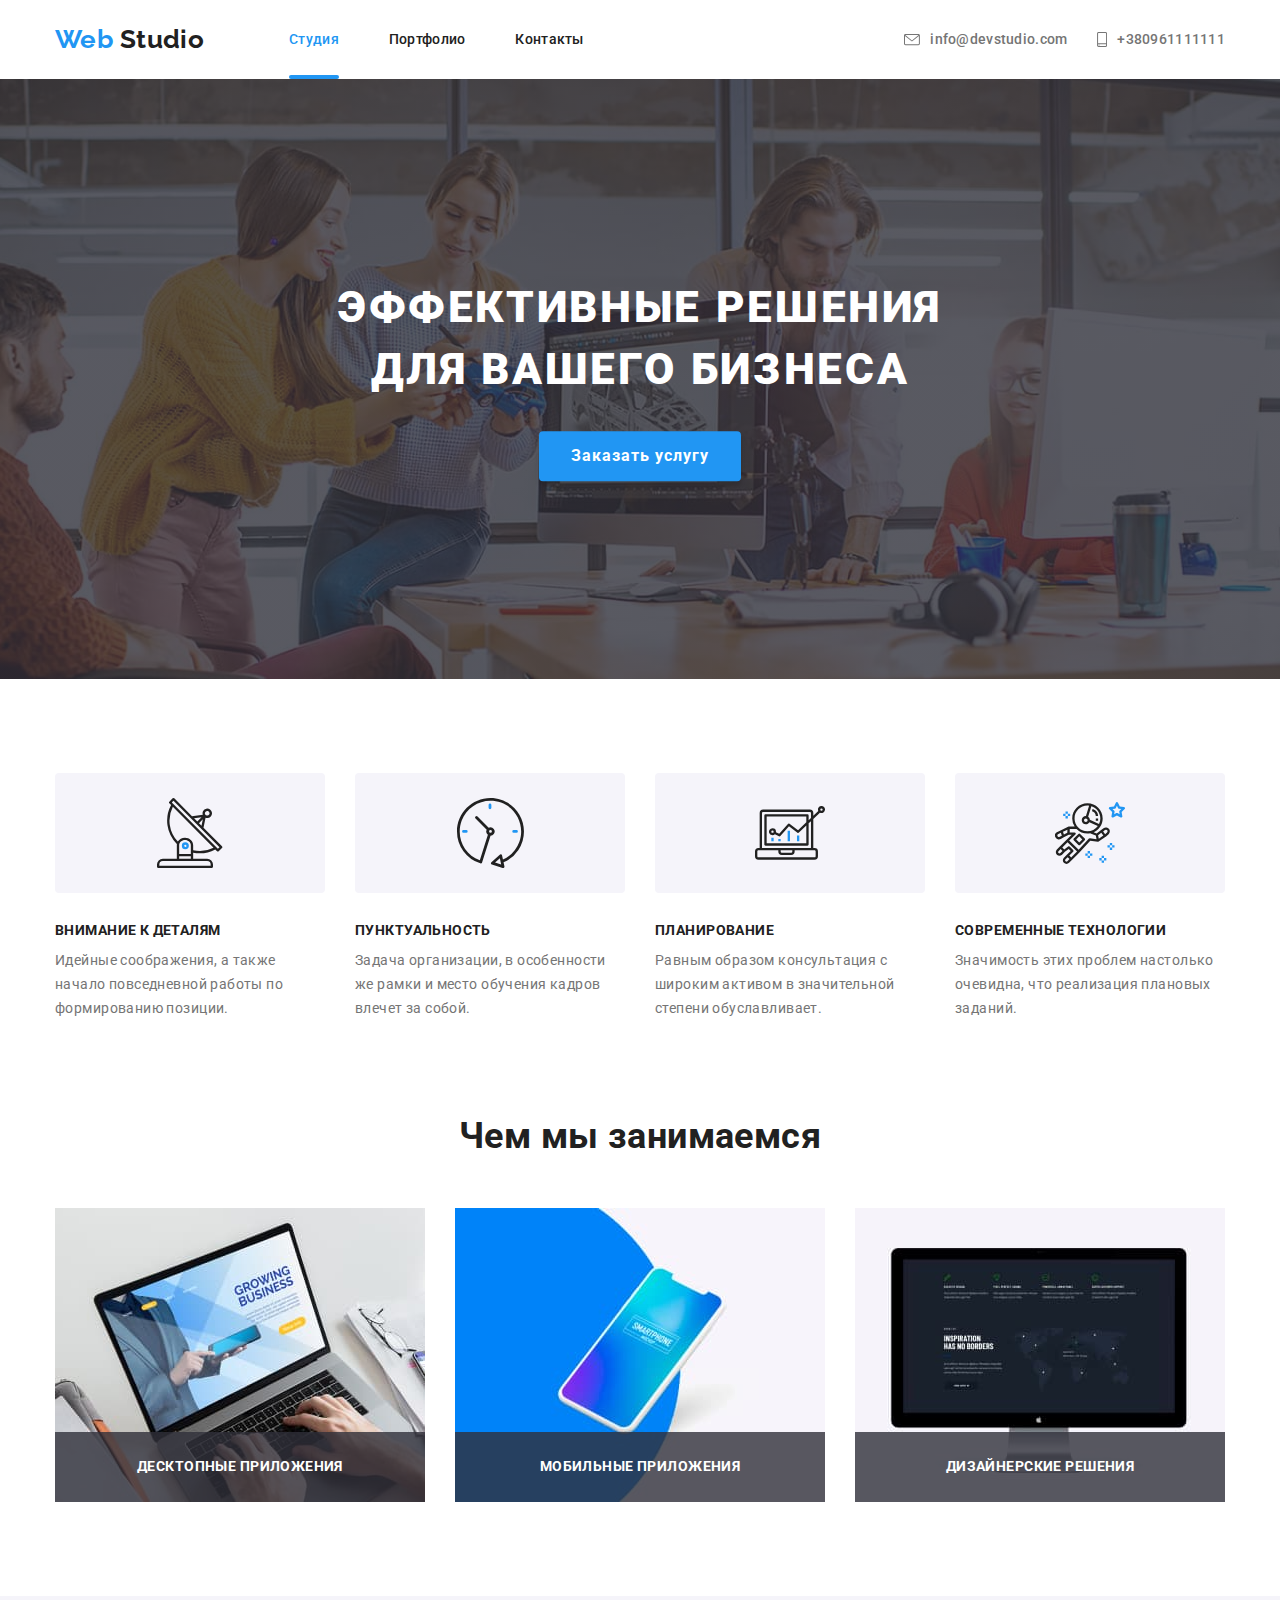
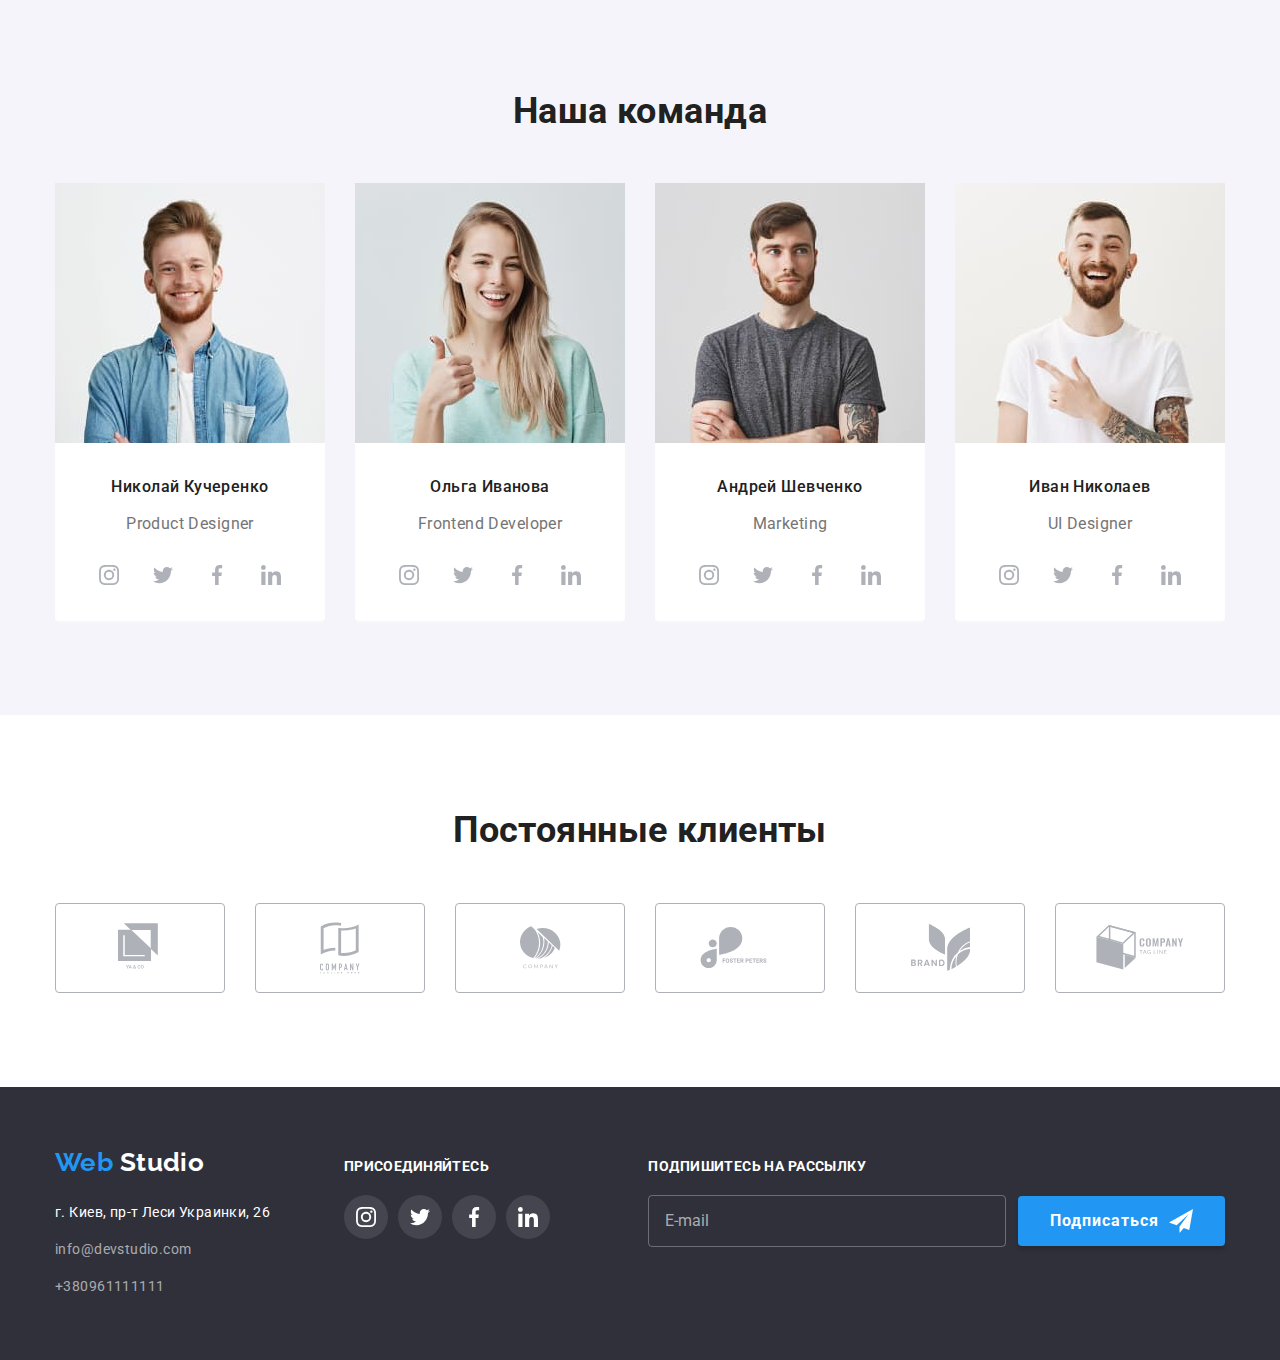
<file: index.html>
<!DOCTYPE html>
<html lang="ru">
  <head>
    <meta charset="UTF-8" />
    <meta name="viewport" content="width=device-width, initial-scale=1.0" />
    <meta http-equiv="X-UA-Compatible" content="IE=Edge" />
    <meta name="description" content="" />
    <link href="https://fonts.googleapis.com/css2?family=Raleway:wght@700&family=Roboto:wght@400;500;700;900&display=swap" rel="stylesheet" />
    <link rel="stylesheet" href="https://cdnjs.cloudflare.com/ajax/libs/modern-normalize/0.6.0/modern-normalize.min.css" />
    <link rel="stylesheet" href="./css/main.min.css" />
    <title>Студия</title>
  </head>

  <body>
    <!-- Top Line - Navigation panel -->
    <header class="header">
      <div class="header__box container">
        <div class="header__logo logo">
          <a class="logo__link" href="./" lang="en"><span class="logo__link--accent">Web</span>&nbsp;Studio</a>
        </div>
        <nav class="menu header__menu">
          <ul class="menu__list">
            <li class="menu__list-item">
              <a class="menu__link menu__link--active" href="./">Студия</a>
            </li>
            <li class="menu__list-item">
              <a class="menu__link" href="./portfolio.html">Портфолио</a>
            </li>
            <li class="menu__list-item"><a class="menu__link" href="#">Контакты</a></li>
          </ul>
        </nav>
        <ul class="adress header__adress">
          <li class="adress__item">
            <a class="adress__link" href="mailto:info@devstudio.com" lang="en" aria-label="Отправить письмо на электронную почту info@devstudio.com"
              ><svg class="icon--adress" width="16" height="12">
                <use href="./images/icons/sprite.svg#envelope"></use>
              </svg>
              info@devstudio.com</a
            >
          </li>
          <li class="adress__item">
            <a class="adress__link" href="tel:+380961111111" aria-label="Позвонить по телефону +380961111111">
              <svg class="icon--adress" width="10" height="15">
                <use href="./images/icons/sprite.svg#smartphone"></use></svg
              >+380961111111
            </a>
          </li>
        </ul>
      </div>
    </header>

    <!-- Main content -->
    <main>
      <!-- Hero -->
      <section class="hero">
        <div class="hero__content">
          <h1 class="hero__title">Эффективные решения для вашего бизнеса</h1>
          <a class="hero__button button" href="#" data-open-modal>Заказать услугу</a>
        </div>

        <div class="backdrop is-hidden" data-modal>
          <div class="modal">
            <form class="form modal__form" method="POST" id="request" autocomplete="on">
              <b class="form__title">Оставьте свои данные, мы вам перезвоним</b>
              <label class="form__field">
                <input class="form__input" type="text" name="name" placeholder=" " autofocus />
                <span class="form__label">Имя</span>
                <span class="form__icon-box"
                  ><svg class="icon--form">
                    <use href="./images/icons/sprite.svg#user-name"></use></svg
                ></span>
              </label>
              <label class="form__field">
                <input class="form__input" type="tel" name="phone" placeholder=" " required />
                <span class="form__label">Телефон</span>
                <span class="form__icon-box"
                  ><svg class="icon--form">
                    <use href="./images/icons/sprite.svg#user-tel"></use></svg
                ></span>
              </label>
              <label class="form__field">
                <input class="form__input" type="email" name="mail" placeholder=" " autocomplete="email" />
                <span class="form__label">Почта</span>
                <span class="form__icon-box"
                  ><svg class="icon--form">
                    <use href="./images/icons/sprite.svg#user-mail"></use></svg
                ></span>
              </label>

              <label class="form__field">
                <textarea class="form__input form__comment" name="comment" placeholder=" "></textarea>
                <span class="form__label">Комментарий</span>
              </label>

              <input class="form__checkbox-input visually-hidden" type="checkbox" name="agreement" id="policy" />
              <label class="form__checkbox-label" for="policy">Соглашаюсь с рассылкой и принимаю <a class="form__link-policy" href="#"> Условия договора</a></label>

              <button class="button button--send" type="submit" value="Отправить заявку">Отправить</button>
            </form>
            <button class="modal__close" form="request" type="button" aria-label="Закрыть" data-close-modal>
              <svg class="icon--close">
                <use href="./images/icons/sprite.svg#close"></use>
              </svg>
            </button>
          </div>
        </div>
      </section>

      <!-- Benefits -->
      <section class="benefits section">
        <div class="container">
          <h2 class="visually-hidden">Преимущества работы с нами</h2>
          <!-- invisible heading-->
          <ul class="section__list">
            <li class="benefits__item">
              <div class="benefits__item-box">
                <svg class="icon--size">
                  <use href="./images/icons/sprite.svg#antena"></use>
                </svg>
              </div>
              <h3 class="benefits__item-title">Внимание к деталям</h3>
              <p class="benefits__item-description">Идейные соображения, а также начало повседневной работы по формированию позиции.</p>
            </li>
            <li class="benefits__item">
              <div class="benefits__item-box">
                <svg class="icon--size">
                  <use href="./images/icons/sprite.svg#clock"></use>
                </svg>
              </div>
              <h3 class="benefits__item-title">Пунктуальность</h3>
              <p class="benefits__item-description">Задача организации, в особенности же рамки и место обучения кадров влечет за собой.</p>
            </li>
            <li class="benefits__item">
              <div class="benefits__item-box">
                <svg class="icon--size">
                  <use href="./images/icons/sprite.svg#diagram"></use>
                </svg>
              </div>
              <h3 class="benefits__item-title">Планирование</h3>
              <p class="benefits__item-description">Равным образом консультация с широким активом в значительной степени обуславливает.</p>
            </li>
            <li class="benefits__item">
              <div class="benefits__item-box">
                <svg class="icon--size">
                  <use href="./images/icons/sprite.svg#astronaut"></use>
                </svg>
              </div>
              <h3 class="benefits__item-title">Современные технологии</h3>
              <p class="benefits__item-description">Значимость этих проблем настолько очевидна, что реализация плановых заданий.</p>
            </li>
          </ul>
        </div>
      </section>

      <!-- Specialisation -->
      <section class="specialisation section">
        <div class="container">
          <h2 class="specialisation__title title">Чем мы занимаемся</h2>
          <ul class="section__list">
            <li class="specialisation__item">
              <img class="specialisation__item-img" src="./images/notebook-project9.jpg" alt="Ноутбук" width="370" height="294" />
              <h3 class="specialisation__item-title">Десктопные приложения</h3>
            </li>
            <li class="specialisation__item">
              <img class="specialisation__item-img" src="./images/mobile.jpg" alt="Смартфон" width="370" height="294" />
              <h3 class="specialisation__item-title">Мобильные приложения</h3>
            </li>
            <li class="specialisation__item">
              <img class="specialisation__item-img" src="./images/monitor-project6.jpg" alt="Монитор" width="370" height="294" />
              <h3 class="specialisation__item-title">Дизайнерские решения</h3>
            </li>
          </ul>
        </div>
      </section>

      <!-- Team -->
      <section class="team section">
        <div class="container">
          <h2 class="team___title title">Наша команда</h2>
          <ul class="section__list">
            <li class="team__item">
              <img class="team__item-img" src="./images/team/kucherenko.jpg" alt="Фото члена команды" lang="ru" width="270" height="260" />
              <h3 class="team__item-title">Николай Кучеренко</h3>
              <p class="team__item-description" lang="en">Product Designer</p>
              <ul class="social">
                <li class="social__item">
                  <a class="social__link social__link--color" href="#" title="instagram" target="_blank" rel="noopener nofollow" aria-label="перейти на профиль в instagram">
                    <svg class="social__icon icon">
                      <use href="./images/icons/sprite.svg#instagram"></use>
                    </svg>
                  </a>
                </li>
                <li class="social__item">
                  <a class="social__link social__link--color" href="#" title="twitter" target="_blank" rel="noopener nofollow" aria-label="перейти на профиль в twitter">
                    <svg class="social__icon icon">
                      <use href="./images/icons/sprite.svg#twitter"></use>
                    </svg>
                  </a>
                </li>
                <li class="social__item">
                  <a
                    class="social__link social__link--color social__link social__link--color--color"
                    href="#"
                    title="facebook"
                    target="_blank"
                    rel="noopener nofollow"
                    aria-label="перейти на страницу в facebook"
                  >
                    <svg class="social__icon icon">
                      <use href="./images/icons/sprite.svg#facebook"></use>
                    </svg>
                  </a>
                </li>
                <li class="social__item">
                  <a class="social__link social__link--color" href="#" title="linkedin" target="_blank" rel="noopener nofollow" aria-label="перейти на страницу в linkedin">
                    <svg class="social__icon icon">
                      <use href="./images/icons/sprite.svg#linkedin"></use>
                    </svg>
                  </a>
                </li>
              </ul>
            </li>
            <li class="team__item">
              <img class="team__item-img" src="./images/team/ivanova.jpg" alt="Фото члена команды" lang="ru" width="270" height="260" />
              <h3 class="team__item-title">Ольга Иванова</h3>
              <p class="team__item-description" lang="en">Frontend Developer</p>
              <ul class="social">
                <li class="social__item">
                  <a class="social__link social__link--color" href="#" title="instagram" target="_blank" rel="noopener nofollow" aria-label="перейти на профиль в instagram">
                    <svg class="social__icon icon">
                      <use href="./images/icons/sprite.svg#instagram"></use>
                    </svg>
                  </a>
                </li>
                <li class="social__item">
                  <a class="social__link social__link--color" href="#" title="twitter" target="_blank" rel="noopener nofollow" aria-label="перейти на профиль в twitter">
                    <svg class="social__icon icon">
                      <use href="./images/icons/sprite.svg#twitter"></use>
                    </svg>
                  </a>
                </li>
                <li class="social__item">
                  <a class="social__link social__link--color" href="#" title="facebook" target="_blank" rel="noopener nofollow" aria-label="перейти на страницу в facebook">
                    <svg class="social__icon icon">
                      <use href="./images/icons/sprite.svg#facebook"></use>
                    </svg>
                  </a>
                </li>
                <li class="social__item">
                  <a class="social__link social__link--color" href="#" title="linkedin" target="_blank" rel="noopener nofollow" aria-label="перейти на страницу в linkedin">
                    <svg class="social__icon icon">
                      <use href="./images/icons/sprite.svg#linkedin"></use>
                    </svg>
                  </a>
                </li>
              </ul>
            </li>
            <li class="team__item">
              <img class="team__item-img" src="./images/team/shevchenko.jpg" alt="Фото члена команды" lang="ru" width="270" height="260" />
              <h3 class="team__item-title">Андрей Шевченко</h3>
              <p class="team__item-description" lang="en">Marketing</p>
              <ul class="social">
                <li class="social__item">
                  <a class="social__link social__link--color" href="#" title="instagram" target="_blank" rel="noopener nofollow" aria-label="перейти на профиль в instagram">
                    <svg class="social__icon icon">
                      <use href="./images/icons/sprite.svg#instagram"></use>
                    </svg>
                  </a>
                </li>
                <li class="social__item">
                  <a class="social__link social__link--color" href="#" title="twitter" target="_blank" rel="noopener nofollow" aria-label="перейти на профиль в twitter">
                    <svg class="social__icon icon">
                      <use href="./images/icons/sprite.svg#twitter"></use>
                    </svg>
                  </a>
                </li>
                <li class="social__item">
                  <a class="social__link social__link--color" href="#" title="facebook" target="_blank" rel="noopener nofollow" aria-label="перейти на страницу в facebook">
                    <svg class="social__icon icon">
                      <use href="./images/icons/sprite.svg#facebook"></use>
                    </svg>
                  </a>
                </li>
                <li class="social__item">
                  <a class="social__link social__link--color" href="#" title="linkedin" target="_blank" rel="noopener nofollow" aria-label="перейти на страницу в linkedin">
                    <svg class="social__icon icon">
                      <use href="./images/icons/sprite.svg#linkedin"></use>
                    </svg>
                  </a>
                </li>
              </ul>
            </li>
            <li class="team__item">
              <img class="team__item-img" src="./images/team/nikolaev.jpg" alt="Фото члена команды" lang="ru" width="270" height="260" />
              <h3 class="team__item-title">Иван Николаев</h3>
              <p class="team__item-description" lang="en">UI Designer</p>
              <ul class="social">
                <li class="social__item">
                  <a class="social__link social__link--color" href="#" title="instagram" target="_blank" rel="noopener nofollow" aria-label="перейти на профиль в instagram">
                    <svg class="social__icon icon">
                      <use href="./images/icons/sprite.svg#instagram"></use>
                    </svg>
                  </a>
                </li>
                <li class="social__item">
                  <a class="social__link social__link--color" href="#" title="twitter" target="_blank" rel="noopener nofollow" aria-label="перейти на профиль в twitter">
                    <svg class="social__icon icon">
                      <use href="./images/icons/sprite.svg#twitter"></use>
                    </svg>
                  </a>
                </li>
                <li class="social__item">
                  <a class="social__link social__link--color" href="#" title="facebook" target="_blank" rel="noopener nofollow" aria-label="перейти на страницу в facebook">
                    <svg class="social__icon icon">
                      <use href="./images/icons/sprite.svg#facebook"></use>
                    </svg>
                  </a>
                </li>
                <li class="social__item">
                  <a class="social__link social__link--color" href="#" title="linkedin" target="_blank" rel="noopener nofollow" aria-label="перейти на страницу в linkedin">
                    <svg class="social__icon icon">
                      <use href="./images/icons/sprite.svg#linkedin"></use>
                    </svg>
                  </a>
                </li>
              </ul>
            </li>
          </ul>
        </div>
      </section>

      <!-- Clients -->
      <section class="clients section">
        <div class="container">
          <h2 class="clients__title title">Постоянные клиенты</h2>
          <ul class="section__list">
            <li class="clients__item">
              <a class="clients__link" href="#" target="_blank" rel="noopener nofollow" aria-label="перейти на сайт компании Ya&Co" title="Ya&Co">
                <svg class="icon--color" width="44" height="49">
                  <use href="./images/icons/sprite.svg#client1"></use>
                </svg>
              </a>
            </li>
            <li class="clients__item">
              <a class="clients__link" href="#" target="_blank" rel="noopener nofollow" aria-label="перейти на сайт компании Tagline here company" title="Tagline here company">
                <svg class="icon--color" width="40" height="52">
                  <use href="./images/icons/sprite.svg#client2"></use>
                </svg>
              </a>
            </li>
            <li class="clients__item">
              <a class="clients__link" href="#" target="_blank" rel="noopener nofollow" aria-label="перейти на сайт компании Company" title="Company">
                <svg class="icon--color" width="41" height="43">
                  <use href="./images/icons/sprite.svg#client3"></use>
                </svg>
              </a>
            </li>
            <li class="clients__item">
              <a class="clients__link" href="#" target="_blank" rel="noopener nofollow" aria-label="перейти на сайт компании Foster Peters" title="Foster Peters">
                <svg class="icon--color" width="80" height="42">
                  <use href="./images/icons/sprite.svg#client4"></use>
                </svg>
              </a>
            </li>
            <li class="clients__item">
              <a class="clients__link" href="#" target="_blank" rel="noopener nofollow" aria-label="перейти на сайт компании Brand" title="Brand">
                <svg class="icon--color" width="59" height="47">
                  <use href="./images/icons/sprite.svg#client5"></use>
                </svg>
              </a>
            </li>
            <li class="clients__item">
              <a class="clients__link" href="#" target="_blank" rel="noopener nofollow" aria-label="перейти на сайт компании Tag line company" title="Tag line company">
                <svg class="icon--color" width="88" height="45">
                  <use href="./images/icons/sprite.svg#client6"></use>
                </svg>
              </a>
            </li>
          </ul>
        </div>
      </section>
    </main>

    <!-- Footer -->
    <footer class="footer">
      <div class="footer__main container">
        <div class="footer__adress-block">
          <div class="footer__logo logo">
            <a class="logo__link" href="./" lang="en"><span class="logo__link--accent" title="Перейти на главную страницу сайта">Web</span>&nbsp;Studio</a>
          </div>
          <address class="footer__adress">
            <a class="footer__adress-link footer__adress-link--location" href="https://goo.gl/maps/uhBHnLKwiFKhSQN66" target="_blank" rel="noopener nofollow" aria-label="перейти в Google Maps"
              >г. Киев, пр-т Леси Украинки, 26</a
            >
            <a class="footer__adress-link" href="mailto:info@devstudio.com" lang="en" aria-label="Отправить письмо на электронную почту info@devstudio.com">info@devstudio.com</a>
            <a class="footer__adress-link" href="tel:+380961111111" aria-label="Позвонить по телефону +380961111111">+380961111111</a>
          </address>
        </div>
        <div class="footer__social-block" role="group">
          <b class="request">Присоединяйтесь</b>
          <ul class="social">
            <li class="social__item">
              <a class="social__link" href="#" title="instagram" target="_blank" rel="noopener nofollow" aria-label="перейти на профиль в instagram">
                <svg class="icon">
                  <use href="./images/icons/sprite.svg#instagram"></use>
                </svg>
              </a>
            </li>
            <li class="social__item">
              <a class="social__link" href="#" title="twitter" target="_blank" rel="noopener nofollow" aria-label="перейти на профиль в twitter">
                <svg class="icon">
                  <use href="./images/icons/sprite.svg#twitter"></use>
                </svg>
              </a>
            </li>
            <li class="social__item">
              <a class="social__link" href="#" title="facebook" target="_blank" rel="noopener nofollow" aria-label="перейти на страницу в facebook">
                <svg class="icon">
                  <use href="./images/icons/sprite.svg#facebook"></use>
                </svg>
              </a>
            </li>
            <li class="social__item">
              <a class="social__link" href="#" title="linkedin" target="_blank" rel="noopener nofollow" aria-label="перейти на страницу в linkedin">
                <svg class="icon">
                  <use href="./images/icons/sprite.svg#linkedin"></use>
                </svg>
              </a>
            </li>
          </ul>
        </div>
        <div class="subscribe">
          <b class="request">Подпишитесь на рассылку</b>
          <form class="subscribe__form" action="#" method="POST" id="subscribe">
            <input class="subscribe__form-input" type="email" name="subscribe" placeholder="E-mail" autocomplete="on" required />
            <button class="button button--subscribe" form="subscribe" type="submit" value="Подписаться">Подписаться</button>
          </form>
        </div>
      </div>
    </footer>

    <script src="./js/modal.js"></script>
    <script src="js/subscribe.js"></script>
  </body>
</html>
</file>
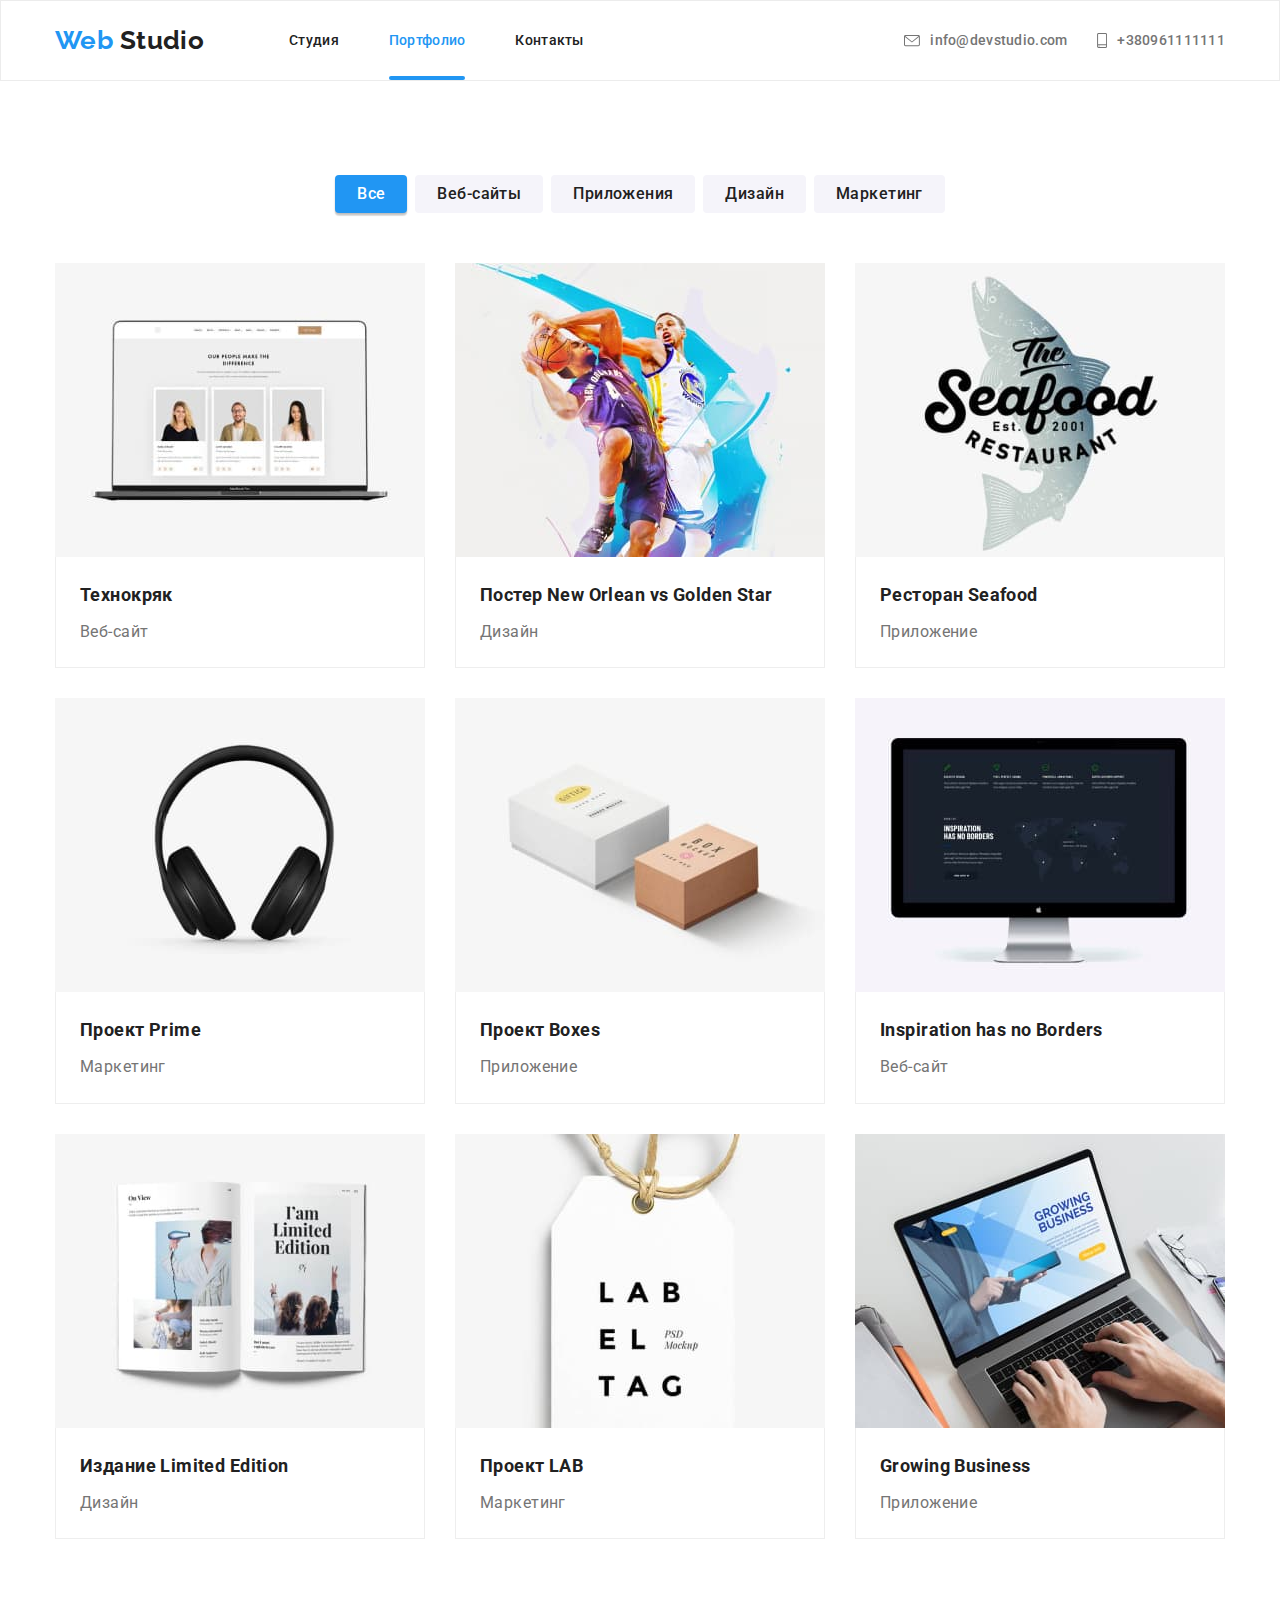
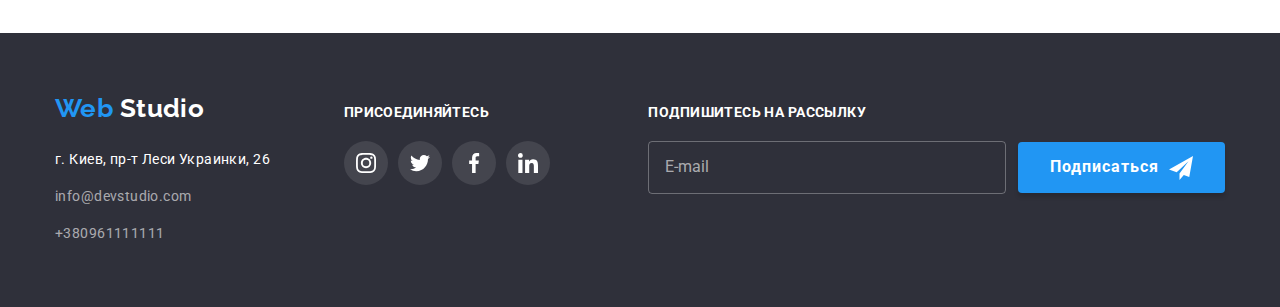
<file: portfolio.html>
<!DOCTYPE html>
<html lang="ru">
  <head>
    <meta charset="UTF-8" />
    <meta name="viewport" content="width=device-width, initial-scale=1.0" />
    <meta http-equiv="X-UA-Compatible" content="IE=Edge" />
    <meta name="description" content="" />
    <link href="https://fonts.googleapis.com/css2?family=Raleway:wght@700&family=Roboto:wght@400;500;700;900&display=swap" rel="stylesheet" />
    <link rel="stylesheet" href="https://cdnjs.cloudflare.com/ajax/libs/modern-normalize/0.6.0/modern-normalize.min.css" />
    <link rel="stylesheet" href="./css/main.min.css" />
    <title>Портфолио</title>
  </head>

  <body>
    <!-- Top Line - Navigation panel -->
    <header class="header header--border">
      <div class="header__box container">
        <div class="header__logo logo">
          <a class="logo__link" href="./" lang="en"><span class="logo__link--accent">Web</span>&nbsp;Studio</a>
        </div>
        <nav class="menu header__menu">
          <ul class="menu__list">
            <li class="menu__list-item">
              <a class="menu__link" href="./">Студия</a>
            </li>
            <li class="menu__list-item">
              <a class="menu__link menu__link--active" href="./portfolio.html">Портфолио</a>
            </li>
            <li class="menu__list-item"><a class="menu__link" href="#">Контакты</a></li>
          </ul>
        </nav>
        <ul class="adress header__adress">
          <li class="adress__item">
            <a class="adress__link" href="mailto:info@devstudio.com" lang="en" aria-label="Отправить письмо на электронную почту info@devstudio.com"
              ><svg class="icon--adress" width="16" height="12">
                <use href="./images/icons/sprite.svg#envelope"></use>
              </svg>
              info@devstudio.com</a
            >
          </li>
          <li class="adress__item">
            <a class="adress__link" href="tel:+380961111111" aria-label="Позвонить по телефону +380961111111">
              <svg class="icon--adress" width="10" height="15">
                <use href="./images/icons/sprite.svg#smartphone"></use></svg
              >+380961111111
            </a>
          </li>
        </ul>
      </div>
    </header>

    <!-- Main content -->
    <main>
      <section class="section projects">
        <div class="container">
          <!-- Filter options -->
          <div class="sort projects__sort-inner" role="group">
            <input class="sort__button visually-hidden" type="radio" name="filter" id="all" value="Все" checked />
            <label class="sort__label" for="all">Все</label>
            <input class="sort__button visually-hidden" type="radio" name="filter" id="web-site" value="Веб-сайт" />
            <label class="sort__label" for="web-site">Веб-сайты</label>
            <input class="sort__button visually-hidden" type="radio" name="filter" id="application" value="Приложение" />
            <label class="sort__label" for="application">Приложения</label>
            <input class="sort__button visually-hidden" type="radio" name="filter" id="design" value="Дизайн" />
            <label class="sort__label" for="design">Дизайн</label>
            <input class="sort__button visually-hidden" type="radio" name="filter" id="marketing" value="Маркетинг" />
            <label class="sort__label" for="marketing">Маркетинг</label>
          </div>

          <!-- Projects -->

          <h1 class="visually-hidden">Наши работы</h1>
          <ul class="projects__list project">
            <li class="project__item">
              <a class="project__link" href="#" title="Технокряк" aria-label="Веб-сайт - Технокряк">
                <div class="project__overlay">
                  <p class="project__overlay-text">
                    Технокряк это современная площадка распространения коронавируса. Компании используют эту платформу для цифрового шпионажа и атак на защищённые сервера конкурентов.
                  </p>
                  <img class="project__img" src="./images/project1.jpg" alt="" width="370" height="294" />
                </div>
                <div class="project__content">
                  <h2 class="project__title">Технокряк</h2>
                  <p class="project__description">Веб-сайт</p>
                </div>
              </a>
            </li>
            <li class="project__item">
              <a class="project__link" href="#" title="Постер New Orlean vs Golden Star" aria-label="Дизайн - Постер New Orlean vs Golden Star">
                <div class="project__overlay">
                  <p class="project__overlay-text">
                    Lorem ipsum dolor sit amet consectetur adipisicing elit. Eveniet inventore voluptate maiores. Sint corrupti recusandae vitae modi deleniti dignissimos vel!
                  </p>
                  <img class="project__img" src="./images/project2.jpg" alt="" width="370" height="294" />
                </div>
                <div class="project__content">
                  <h2 class="project__title">Постер <span lang="en">New Orlean vs Golden Star</span></h2>
                  <p class="project__description">Дизайн</p>
                </div>
              </a>
            </li>
            <li class="project__item">
              <a class="project__link" href="#" title="Ресторан Seafood" aria-label="Приложение - Ресторан Seafood">
                <div class="project__overlay">
                  <p class="project__overlay-text">
                    Lorem ipsum dolor sit amet consectetur adipisicing elit. Eveniet inventore voluptate maiores. Sint corrupti recusandae vitae modi deleniti dignissimos vel!
                  </p>
                  <img class="project__img" src="./images/project3.jpg" alt="" width="370" height="294" />
                </div>
                <div class="project__content">
                  <h2 class="project__title">Ресторан <span lang="en">Seafood</span></h2>
                  <p class="project__description">Приложение</p>
                </div>
              </a>
            </li>
            <li class="project__item">
              <a class="project__link" href="#" title="Проект Prime" aria-label="Маркетинг - Проект Prime">
                <div class="project__overlay">
                  <p class="project__overlay-text">
                    Lorem ipsum dolor sit amet consectetur adipisicing elit. Eveniet inventore voluptate maiores. Sint corrupti recusandae vitae modi deleniti dignissimos vel!
                  </p>
                  <img class="project__img" src="./images/project4.jpg" alt="" width="370" height="294" />
                </div>
                <div class="project__content">
                  <h2 class="project__title">Проект <span lang="en">Prime</span></h2>
                  <p class="project__description">Маркетинг</p>
                </div>
              </a>
            </li>
            <li class="project__item">
              <a class="project__link" href="#" title="Проект Boxes" aria-label="Приложение - Проект Boxes">
                <div class="project__overlay">
                  <p class="project__overlay-text">
                    Lorem ipsum dolor sit amet consectetur adipisicing elit. Eveniet inventore voluptate maiores. Sint corrupti recusandae vitae modi deleniti dignissimos vel!
                  </p>
                  <img class="project__img" src="./images/project5.jpg" alt="" width="370" height="294" />
                </div>
                <div class="project__content">
                  <h2 class="project__title">Проект <span lang="en">Boxes</span></h2>
                  <p class="project__description">Приложение</p>
                </div>
              </a>
            </li>
            <li class="project__item">
              <a class="project__link" href="#" title="Inspiration has no Borders" aria-label="Веб-сайт - Inspiration has no Borders">
                <div class="project__overlay">
                  <p class="project__overlay-text">
                    Lorem ipsum dolor sit amet consectetur adipisicing elit. Eveniet inventore voluptate maiores. Sint corrupti recusandae vitae modi deleniti dignissimos vel!
                  </p>
                  <img class="project__img" src="./images/monitor-project6.jpg" alt="" width="370" height="294" />
                </div>
                <div class="project__content">
                  <h2 class="project__title" lang="en">Inspiration has no Borders</h2>
                  <p class="project__description">Веб-сайт</p>
                </div>
              </a>
            </li>
            <li class="project__item">
              <a class="project__link" href="#" title="Издание Limited Edition" aria-label="Дизайн - Издание Limited Edition">
                <div class="project__overlay">
                  <p class="project__overlay-text">
                    Lorem ipsum dolor sit amet consectetur adipisicing elit. Eveniet inventore voluptate maiores. Sint corrupti recusandae vitae modi deleniti dignissimos vel!
                  </p>
                  <img class="project__img" src="./images/project7.jpg" alt="" width="370" height="294" />
                </div>
                <div class="project__content">
                  <h2 class="project__title">Издание <span lang="en">Limited Edition</span></h2>
                  <p class="project__description">Дизайн</p>
                </div>
              </a>
            </li>
            <li class="project__item">
              <a class="project__link" href="#" title="Проект LAB" aria-label="Маркетинг - Проект LAB">
                <div class="project__overlay">
                  <p class="project__overlay-text">
                    Lorem ipsum dolor sit amet consectetur adipisicing elit. Eveniet inventore voluptate maiores. Sint corrupti recusandae vitae modi deleniti dignissimos vel!
                  </p>
                  <img class="project__img" src="./images/project8.jpg" alt="" width="370" height="294" />
                </div>
                <div class="project__content">
                  <h2 class="project__title">Проект <span lang="en">LAB</span></h2>
                  <p class="project__description">Маркетинг</p>
                </div>
              </a>
            </li>
            <li class="project__item">
              <a class="project__link" href="#" title="Growing Business" aria-label="Приложение - Growing Business">
                <div class="project__overlay">
                  <p class="project__overlay-text">
                    Lorem ipsum dolor sit amet consectetur adipisicing elit. Eveniet inventore voluptate maiores. Sint corrupti recusandae vitae modi deleniti dignissimos vel!
                  </p>
                  <img class="project__img" src="./images/notebook-project9.jpg" alt="" width="370" height="294" />
                </div>
                <div class="project__content">
                  <h2 class="project__title" lang="en">Growing Business</h2>
                  <p class="project__description">Приложение</p>
                </div>
              </a>
            </li>
          </ul>
        </div>
      </section>
    </main>

    <!-- Footer -->
    <footer class="footer">
      <div class="footer__main container">
        <div class="footer__adress-block">
          <div class="footer__logo logo">
            <a class="logo__link" href="./" lang="en"><span class="logo__link--accent" title="Перейти на главную страницу сайта">Web</span>&nbsp;Studio</a>
          </div>
          <address class="footer__adress">
            <a class="footer__adress-link footer__adress-link--location" href="https://goo.gl/maps/uhBHnLKwiFKhSQN66" target="_blank" rel="noopener nofollow" aria-label="перейти в Google Maps"
              >г. Киев, пр-т Леси Украинки, 26</a
            >
            <a class="footer__adress-link" href="mailto:info@devstudio.com" lang="en" aria-label="Отправить письмо на электронную почту info@devstudio.com">info@devstudio.com</a>
            <a class="footer__adress-link" href="tel:+380961111111" aria-label="Позвонить по телефону +380961111111">+380961111111</a>
          </address>
        </div>
        <div class="footer__social-block" role="group">
          <b class="request">Присоединяйтесь</b>
          <ul class="social">
            <li class="social__item">
              <a class="social__link" href="#" title="instagram" target="_blank" rel="noopener nofollow" aria-label="перейти на профиль в instagram">
                <svg class="icon">
                  <use href="./images/icons/sprite.svg#instagram"></use>
                </svg>
              </a>
            </li>
            <li class="social__item">
              <a class="social__link" href="#" title="twitter" target="_blank" rel="noopener nofollow" aria-label="перейти на профиль в twitter">
                <svg class="icon">
                  <use href="./images/icons/sprite.svg#twitter"></use>
                </svg>
              </a>
            </li>
            <li class="social__item">
              <a class="social__link" href="#" title="facebook" target="_blank" rel="noopener nofollow" aria-label="перейти на страницу в facebook">
                <svg class="icon">
                  <use href="./images/icons/sprite.svg#facebook"></use>
                </svg>
              </a>
            </li>
            <li class="social__item">
              <a class="social__link" href="#" title="linkedin" target="_blank" rel="noopener nofollow" aria-label="перейти на страницу в linkedin">
                <svg class="icon">
                  <use href="./images/icons/sprite.svg#linkedin"></use>
                </svg>
              </a>
            </li>
          </ul>
        </div>
        <div class="subscribe">
          <b class="request">Подпишитесь на рассылку</b>
          <form class="subscribe__form" action="#" method="POST" id="subscribe">
            <input class="subscribe__form-input" type="email" name="subscribe" placeholder="E-mail" autocomplete="on" required />
            <button class="button button--subscribe" form="subscribe" type="submit" value="Подписаться">Подписаться</button>
          </form>
        </div>
      </div>
    </footer>
  </body>
</html>
</file>
<file: css/main.min.css>
.hero__content,.modal{position:absolute;top:50%;left:50%;-webkit-transform:translate(-50%, -50%);transform:translate(-50%, -50%)}.menu__link,.adress__link{display:-webkit-inline-box;display:-ms-inline-flexbox;display:inline-flex;-webkit-box-align:center;-ms-flex-align:center;align-items:center;padding-top:32px;padding-bottom:32px;font-weight:500;line-height:1.1;letter-spacing:0.02em}.menu__link::after,.menu__link--active::after{content:'';position:absolute;bottom:0;width:100%;height:4px;border-radius:2px;background-color:#2196f3}.menu__link,.adress__link,.form__icon-box,.clients__link,.footer__adress-link{-webkit-transition:color 250ms cubic-bezier(0.4, 0, 0.2, 1);transition:color 250ms cubic-bezier(0.4, 0, 0.2, 1)}.visually-hidden{position:absolute;width:1px;height:1px;margin:-1px;border:0;padding:0;clip:rect(0 0 0 0);overflow:hidden}body{background-color:#fff;color:#212121;font-family:"Open Sans",Roboto,sans-serif;font-size:14px;font-weight:400;line-height:1.7;letter-spacing:.03em}.container{width:1200px;margin:0 auto;padding-left:15px;padding-right:15px}.scroll-hidden{overflow:hidden}h3{font-size:inherit;letter-spacing:inherit}ul{list-style:none;padding:0;margin:0}address{font-style:inherit}a{color:inherit;text-decoration:none}button{border:none;outline:none;background-color:none}img{display:block}.header{position:-webkit-sticky;position:sticky;top:0;left:0;width:100%;z-index:10;background-color:inherit}.header--border{border:1px solid #ececec}.header__box,.header__adress,.menu__list{display:-webkit-box;display:-ms-flexbox;display:flex;-webkit-box-align:center;-ms-flex-align:center;align-items:center}.header__menu{-webkit-box-flex:1;-ms-flex-positive:1;flex-grow:1;margin-left:85px}.menu__list-item:not(:last-child){margin-right:50px}.menu__link{position:relative}.menu__link:focus,.menu__link:hover{color:#2196f3}.menu__link:focus::after,.menu__link:hover::after{-webkit-transform:scaleX(1);transform:scaleX(1)}.menu__link::after{-webkit-transform:scaleX(0);transform:scaleX(0);-webkit-transition:-webkit-transform 250ms cubic-bezier(0.4, 0, 0.2, 1);transition:-webkit-transform 250ms cubic-bezier(0.4, 0, 0.2, 1);transition:transform 250ms cubic-bezier(0.4, 0, 0.2, 1);transition:transform 250ms cubic-bezier(0.4, 0, 0.2, 1), -webkit-transform 250ms cubic-bezier(0.4, 0, 0.2, 1)}.menu__link--active{color:#2196f3}.menu__link--active::after{-webkit-transform:scaleX(1);transform:scaleX(1)}.adress__item:first-child{margin-right:30px}.adress__link{color:#757575}.adress__link:focus,.adress__link:hover{color:#2196f3}.icon{width:20px;height:20px;--color3: currentColor}.icon--size{width:70px;height:70px}.icon--color{--color3: currentColor}.icon--close{position:absolute;width:18px;height:18px;--color6: currentColor;-webkit-transform:translate(-50%, -50%);transform:translate(-50%, -50%)}.icon--form{width:18px;height:18px;--color7: currentColor}.icon--adress{margin-right:10px;--color4: currentColor}.logo__link{font-family:Raleway;font-size:26px;font-weight:700;line-height:1.2}.logo__link--accent{color:#2196f3}.button{display:-webkit-inline-box;display:-ms-inline-flexbox;display:inline-flex;-webkit-box-align:center;-ms-flex-align:center;align-items:center;min-width:200px;padding:10px 32px;border-radius:4px;cursor:pointer;color:#fff;background-color:#2196f3;-webkit-box-shadow:0px 4px 4px rgba(0,0,0,0.15);box-shadow:0px 4px 4px rgba(0,0,0,0.15);font-size:16px;font-weight:700;line-height:1.9;letter-spacing:.06em;-webkit-transition:background-color 250ms cubic-bezier(0.4, 0, 0.2, 1);transition:background-color 250ms cubic-bezier(0.4, 0, 0.2, 1)}.button:active{-webkit-box-shadow:inset 0px 2px 2px rgba(0,0,0,0.3);box-shadow:inset 0px 2px 2px rgba(0,0,0,0.3)}.button:focus,.button:hover{background-color:#188ce8}.button--send{display:block;margin:0 auto}.button--subscribe::after{content:'';width:24px;height:24px;margin-left:10px;background-image:url(../images/icons/send.svg);background-size:contain}.hero{position:relative;max-width:1600px;height:600px;margin-left:auto;margin-right:auto;text-align:center;background-color:rgba(47,48,58,0.8);background-image:-webkit-gradient(linear, left top, left bottom, from(rgba(47,48,58,0.8)), to(rgba(47,48,58,0.8))),url("../images/hero.jpg");background-image:linear-gradient(rgba(47,48,58,0.8), rgba(47,48,58,0.8)),url("../images/hero.jpg");background-repeat:no-repeat;background-position:center;background-size:cover}.hero__title{width:696px;margin-top:0;margin-bottom:30px;text-transform:uppercase;color:#fff;font-size:44px;font-weight:900;line-height:1.4;letter-spacing:.06em}.backdrop{position:fixed;top:0;left:0;z-index:20;width:100%;height:100%;background-color:rgba(0,0,0,0.2);-webkit-transform:scale(1);transform:scale(1);-webkit-transition:opacity 250ms cubic-bezier(0.4, 0, 0.2, 1),-webkit-transform 250ms cubic-bezier(0.4, 0, 0.2, 1);transition:opacity 250ms cubic-bezier(0.4, 0, 0.2, 1),-webkit-transform 250ms cubic-bezier(0.4, 0, 0.2, 1);transition:transform 250ms cubic-bezier(0.4, 0, 0.2, 1),opacity 250ms cubic-bezier(0.4, 0, 0.2, 1);transition:transform 250ms cubic-bezier(0.4, 0, 0.2, 1),opacity 250ms cubic-bezier(0.4, 0, 0.2, 1),-webkit-transform 250ms cubic-bezier(0.4, 0, 0.2, 1)}.backdrop.is-hidden{opacity:0;pointer-events:none;-webkit-transform:scale(0);transform:scale(0)}.modal{min-width:528px;min-height:581px;padding:40px;background-color:#fff;-webkit-box-shadow:0px 2px 1px rgba(0,0,0,0.2),0px 1px 1px rgba(0,0,0,0.14),0px 1px 3px rgba(0,0,0,0.12);box-shadow:0px 2px 1px rgba(0,0,0,0.2),0px 1px 1px rgba(0,0,0,0.14),0px 1px 3px rgba(0,0,0,0.12);border-radius:4px}.modal__close{position:absolute;top:8px;right:8px;width:30px;height:30px;background:inherit;border:1px solid rgba(0,0,0,0.1);border-radius:50%;cursor:pointer;-webkit-transition:color 250ms cubic-bezier(0.4, 0, 0.2, 1),-webkit-transform 250ms cubic-bezier(0.4, 0, 0.2, 1);transition:color 250ms cubic-bezier(0.4, 0, 0.2, 1),-webkit-transform 250ms cubic-bezier(0.4, 0, 0.2, 1);transition:transform 250ms cubic-bezier(0.4, 0, 0.2, 1),color 250ms cubic-bezier(0.4, 0, 0.2, 1);transition:transform 250ms cubic-bezier(0.4, 0, 0.2, 1),color 250ms cubic-bezier(0.4, 0, 0.2, 1),-webkit-transform 250ms cubic-bezier(0.4, 0, 0.2, 1)}.modal__close:focus,.modal__close:hover{color:#2196f3;-webkit-transform:scale(1.2);transform:scale(1.2)}.form{text-align:center}.form__title{display:block;margin-bottom:30px;font-size:20px;line-height:1.15}.form__field{position:relative;display:block;margin-top:28px;line-height:1.14;letter-spacing:0.01em;color:#757575}.form__input{width:100%;padding:12px 42px;border:1px solid rgba(33,33,33,0.2);border-radius:4px;-webkit-transition:border-color 250ms cubic-bezier(0.4, 0, 0.2, 1);transition:border-color 250ms cubic-bezier(0.4, 0, 0.2, 1)}.form__label{position:absolute;top:50%;left:42px;-webkit-transform:translateY(-50%) scale(1);transform:translateY(-50%) scale(1);-webkit-transition:color 250ms cubic-bezier(0.4, 0, 0.2, 1),-webkit-transform 250ms cubic-bezier(0.4, 0, 0.2, 1);transition:color 250ms cubic-bezier(0.4, 0, 0.2, 1),-webkit-transform 250ms cubic-bezier(0.4, 0, 0.2, 1);transition:transform 250ms cubic-bezier(0.4, 0, 0.2, 1),color 250ms cubic-bezier(0.4, 0, 0.2, 1);transition:transform 250ms cubic-bezier(0.4, 0, 0.2, 1),color 250ms cubic-bezier(0.4, 0, 0.2, 1),-webkit-transform 250ms cubic-bezier(0.4, 0, 0.2, 1)}.form__comment{display:block;height:120px;padding-left:16px;resize:none}.form__comment+.form__label{top:12px;left:16px;-webkit-transform:scale(1);transform:scale(1)}.form__icon-box{position:absolute;top:50%;left:16px;display:inline-block;color:#212121;-webkit-transform:translateY(-50%);transform:translateY(-50%)}.form__field:focus-within .form__icon-box{color:#2196f3}.form__field:focus-within .form__label,.form__input:not(:placeholder-shown)+.form__label{-webkit-transform:translate(-26px, -36px) scale(0.86);transform:translate(-26px, -36px) scale(0.86);color:#2196f3}.form__field:focus-within .form__comment+.form__label,.form__comment:not(:placeholder-shown)+.form__label{-webkit-transform:translate(0px, -28px) scale(0.86);transform:translate(0px, -28px) scale(0.86)}.form__field:focus-within .form__input{border-color:#2196f3;outline:none}.form__link-policy{margin-left:5px;color:#2196f3;text-decoration:underline}.form__checkbox-label{display:-webkit-box;display:-ms-flexbox;display:flex;-webkit-box-pack:center;-ms-flex-pack:center;justify-content:center;-webkit-box-align:center;-ms-flex-align:center;align-items:center;margin:20px 0 30px;color:#757575}.form__checkbox-label::before{content:'';display:inline-block;width:16px;height:15px;margin-right:5px;border:2px solid #212121;border-radius:2px;-webkit-transition:background 250ms cubic-bezier(0.4, 0, 0.2, 1),border 250ms cubic-bezier(0.4, 0, 0.2, 1);transition:background 250ms cubic-bezier(0.4, 0, 0.2, 1),border 250ms cubic-bezier(0.4, 0, 0.2, 1)}.form__checkbox-input:checked+.form__checkbox-label::before{background:url("../images/icons/check.svg") no-repeat center #2196f3;border:2px solid #2196f3;border-radius:2px}.form__checkbox-input:focus+.form__checkbox-label::before{border:2px solid #2196f3}.social{display:-webkit-box;display:-ms-flexbox;display:flex;-webkit-box-pack:center;-ms-flex-pack:center;justify-content:center}.social__item:not(:last-child){margin-right:10px}.social__link{display:-webkit-inline-box;display:-ms-inline-flexbox;display:inline-flex;-webkit-box-pack:center;-ms-flex-pack:center;justify-content:center;-webkit-box-align:center;-ms-flex-align:center;align-items:center;background-color:rgba(255,255,255,0.1);border-radius:50%;color:#fff;width:44px;height:44px;-webkit-transition:background-color 250ms cubic-bezier(0.4, 0, 0.2, 1),color 250ms cubic-bezier(0.4, 0, 0.2, 1);transition:background-color 250ms cubic-bezier(0.4, 0, 0.2, 1),color 250ms cubic-bezier(0.4, 0, 0.2, 1)}.social__link:focus,.social__link:hover{background-color:#2196f3;outline:none}.social__link--color{color:#afb1b8;background-color:transparent}.social__link--color:focus,.social__link--color:hover{color:#fff}.section{padding-top:94px;padding-bottom:94px}.section__list{display:-webkit-box;display:-ms-flexbox;display:flex;-webkit-box-pack:justify;-ms-flex-pack:justify;justify-content:space-between}.title{margin:0 auto 50px;font-size:36px;line-height:1.2;text-align:center}.benefits{padding-bottom:0}.benefits__item{width:calc((100% - 90px) / 4)}.benefits__item-box{display:-webkit-box;display:-ms-flexbox;display:flex;margin-bottom:30px;padding:25px 100px;background-color:#f5f4fa;border-radius:4px}.benefits__item-title{margin-top:0;margin-bottom:10px;text-transform:uppercase;line-height:1.14}.benefits__item-description,.team__item-description{margin-top:0;margin-bottom:0;color:#757575}.specialisation__item{position:relative}.specialisation__item-title{position:absolute;bottom:0;width:100%;margin:0;padding:27px 0;background-color:rgba(47,48,58,0.8);color:#fff;line-height:1.14;text-transform:uppercase;text-align:center}.team{background-color:#f5f4fa;text-align:center}.team__item{padding-bottom:24px;background-color:#fff;font-size:16px;text-transform:capitalize;text-align:center;-webkit-box-shadow:0px 2px 1px rgba(255,255,255,0.2),0px 1px 1px rgba(255,255,255,0.14),0px 1px 3px rgba(255,255,255,0.12);box-shadow:0px 2px 1px rgba(255,255,255,0.2),0px 1px 1px rgba(255,255,255,0.14),0px 1px 3px rgba(255,255,255,0.12);border-radius:0px 0px 4px 4px}.team__item-img{margin-bottom:30px}.team__item-title{margin-top:0;margin-bottom:10px;font-weight:500}.team__item-description{margin-bottom:16px}.clients__link{display:-webkit-inline-box;display:-ms-inline-flexbox;display:inline-flex;-webkit-box-pack:center;-ms-flex-pack:center;justify-content:center;-webkit-box-align:center;-ms-flex-align:center;align-items:center;width:170px;height:90px;border:1px solid;border-radius:4px;color:#afb1b8}.clients__link:focus,.clients__link:hover{color:#2196f3;border:1px solid;outline:none}.sort__label{padding:6px 22px;font-size:16px;font-weight:500;line-height:1.6;background-color:#f5f4fa;border-radius:4px;cursor:pointer;-webkit-transition:background-color 250ms cubic-bezier(0.4, 0, 0.2, 1),color 250ms cubic-bezier(0.4, 0, 0.2, 1),-webkit-box-shadow 250ms cubic-bezier(0.4, 0, 0.2, 1);transition:background-color 250ms cubic-bezier(0.4, 0, 0.2, 1),color 250ms cubic-bezier(0.4, 0, 0.2, 1),-webkit-box-shadow 250ms cubic-bezier(0.4, 0, 0.2, 1);transition:background-color 250ms cubic-bezier(0.4, 0, 0.2, 1),color 250ms cubic-bezier(0.4, 0, 0.2, 1),box-shadow 250ms cubic-bezier(0.4, 0, 0.2, 1);transition:background-color 250ms cubic-bezier(0.4, 0, 0.2, 1),color 250ms cubic-bezier(0.4, 0, 0.2, 1),box-shadow 250ms cubic-bezier(0.4, 0, 0.2, 1),-webkit-box-shadow 250ms cubic-bezier(0.4, 0, 0.2, 1)}.sort__label:not(:last-child){margin-right:8px}.sort__button:checked+.sort__label,.sort__button:hover+.sort__label,.sort__button:focus+.sort__label{color:#fff;background-color:#2196f3;-webkit-box-shadow:0px 2px 2px rgba(0,0,0,0.12),0px 1px 2px rgba(0,0,0,0.08),0px 3px 1px rgba(0,0,0,0.1);box-shadow:0px 2px 2px rgba(0,0,0,0.12),0px 1px 2px rgba(0,0,0,0.08),0px 3px 1px rgba(0,0,0,0.1)}.projects__sort-inner{display:-webkit-box;display:-ms-flexbox;display:flex;-webkit-box-pack:center;-ms-flex-pack:center;justify-content:center;margin-bottom:50px}.projects__list{display:-webkit-box;display:-ms-flexbox;display:flex;-ms-flex-wrap:wrap;flex-wrap:wrap;margin:-15px}.project__item{width:370px;margin:15px}.project__link{display:block;-webkit-transition:-webkit-box-shadow 250ms cubic-bezier(0.4, 0, 0.2, 1);transition:-webkit-box-shadow 250ms cubic-bezier(0.4, 0, 0.2, 1);transition:box-shadow 250ms cubic-bezier(0.4, 0, 0.2, 1);transition:box-shadow 250ms cubic-bezier(0.4, 0, 0.2, 1), -webkit-box-shadow 250ms cubic-bezier(0.4, 0, 0.2, 1)}.project__link:focus,.project__link:hover{-webkit-box-shadow:1px 4px 6px rgba(0,0,0,0.16),0px 4px 4px rgba(0,0,0,0.06),0px 1px 1px rgba(0,0,0,0.12);box-shadow:1px 4px 6px rgba(0,0,0,0.16),0px 4px 4px rgba(0,0,0,0.06),0px 1px 1px rgba(0,0,0,0.12);outline:none}.project__overlay{position:relative;overflow:hidden}.project__overlay-text{position:absolute;margin:0;padding:63px 24px;height:100%;font-size:18px;line-height:1.6;color:#fff;background-color:rgba(33,150,243,0.9);-webkit-transform:translateY(100%);transform:translateY(100%);-webkit-transition:-webkit-transform 250ms cubic-bezier(0.4, 0, 0.2, 1);transition:-webkit-transform 250ms cubic-bezier(0.4, 0, 0.2, 1);transition:transform 250ms cubic-bezier(0.4, 0, 0.2, 1);transition:transform 250ms cubic-bezier(0.4, 0, 0.2, 1), -webkit-transform 250ms cubic-bezier(0.4, 0, 0.2, 1)}.project__link:focus .project__overlay-text,.project__link:hover .project__overlay-text{-webkit-transform:translateY(0);transform:translateY(0)}.project__content{padding:20px 24px;border:1px solid #eeeeee;border-top:0}.project__title{margin-top:0;margin-bottom:4px;font-size:18px;line-height:2}.project__description{margin-top:0;margin-bottom:0;font-size:16px;line-height:1.9;color:#757575}.footer{padding-top:60px;padding-bottom:60px;background-color:#2f303a;color:#fff}.footer__main{display:-webkit-box;display:-ms-flexbox;display:flex;-webkit-box-pack:justify;-ms-flex-pack:justify;justify-content:space-between;-webkit-box-align:baseline;-ms-flex-align:baseline;align-items:baseline}.footer__adress-block{display:-webkit-box;display:-ms-flexbox;display:flex;-webkit-box-orient:vertical;-webkit-box-direction:normal;-ms-flex-direction:column;flex-direction:column;margin-right:69px}.footer__adress{display:-webkit-box;display:-ms-flexbox;display:flex;-webkit-box-orient:vertical;-webkit-box-direction:normal;-ms-flex-direction:column;flex-direction:column;margin-top:20px}.footer__adress-link{display:inline-block;line-height:2;color:rgba(255,255,255,0.6)}.footer__adress-link:not(:last-child){margin-bottom:9px}.footer__adress-link:focus,.footer__adress-link:hover{color:#2196f3}.footer__adress-link--location{color:currentColor}.footer__social-block{margin-right:94px}.request{display:block;margin-bottom:20px;text-transform:uppercase;line-height:1.14}.subscribe__form{display:-webkit-box;display:-ms-flexbox;display:flex;-webkit-box-align:center;-ms-flex-align:center;align-items:center}.subscribe__form-input{min-width:358px;margin-right:12px;padding:15px 16px;border:1px solid rgba(255,255,255,0.3);border-radius:4px;font-size:16px;line-height:1.3;color:#fff;background-color:transparent;-webkit-transition:border 250ms cubic-bezier(0.4, 0, 0.2, 1);transition:border 250ms cubic-bezier(0.4, 0, 0.2, 1)}.subscribe__form-input::-webkit-input-placeholder{color:rgba(255,255,255,0.6);text-indent:0;-webkit-transition:text-indent 250ms cubic-bezier(0.4, 0, 0.2, 1);transition:text-indent 250ms cubic-bezier(0.4, 0, 0.2, 1)}.subscribe__form-input:-ms-input-placeholder{color:rgba(255,255,255,0.6);text-indent:0;-webkit-transition:text-indent 250ms cubic-bezier(0.4, 0, 0.2, 1);transition:text-indent 250ms cubic-bezier(0.4, 0, 0.2, 1)}.subscribe__form-input::-ms-input-placeholder{color:rgba(255,255,255,0.6);text-indent:0;-webkit-transition:text-indent 250ms cubic-bezier(0.4, 0, 0.2, 1);transition:text-indent 250ms cubic-bezier(0.4, 0, 0.2, 1)}.subscribe__form-input::placeholder{color:rgba(255,255,255,0.6);text-indent:0;-webkit-transition:text-indent 250ms cubic-bezier(0.4, 0, 0.2, 1);transition:text-indent 250ms cubic-bezier(0.4, 0, 0.2, 1)}.subscribe__form-input:focus{border:1px solid #2196f3;outline:none}.subscribe__form-input:focus::-webkit-input-placeholder{text-indent:100%}.subscribe__form-input:focus:-ms-input-placeholder{text-indent:100%}.subscribe__form-input:focus::-ms-input-placeholder{text-indent:100%}.subscribe__form-input:focus::placeholder{text-indent:100%}
/*# sourceMappingURL=main.min.css.map */
</file>
